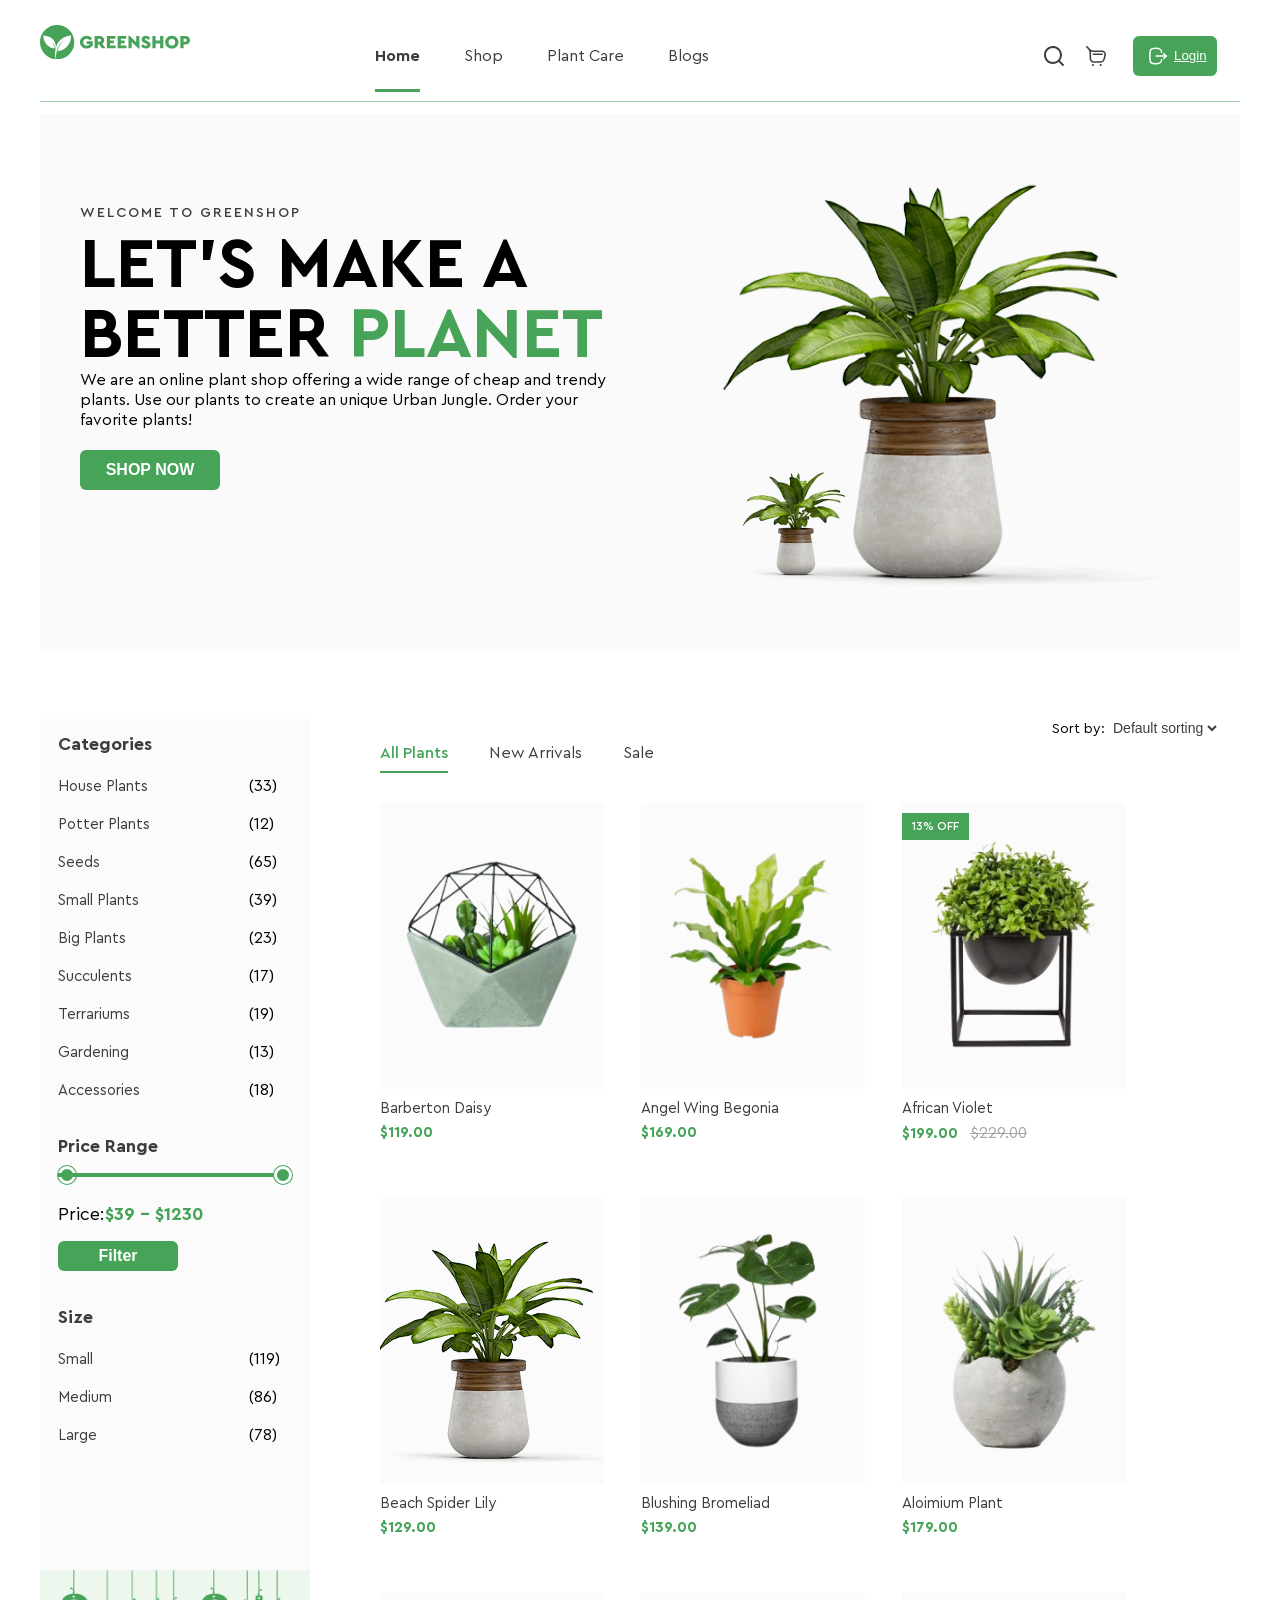
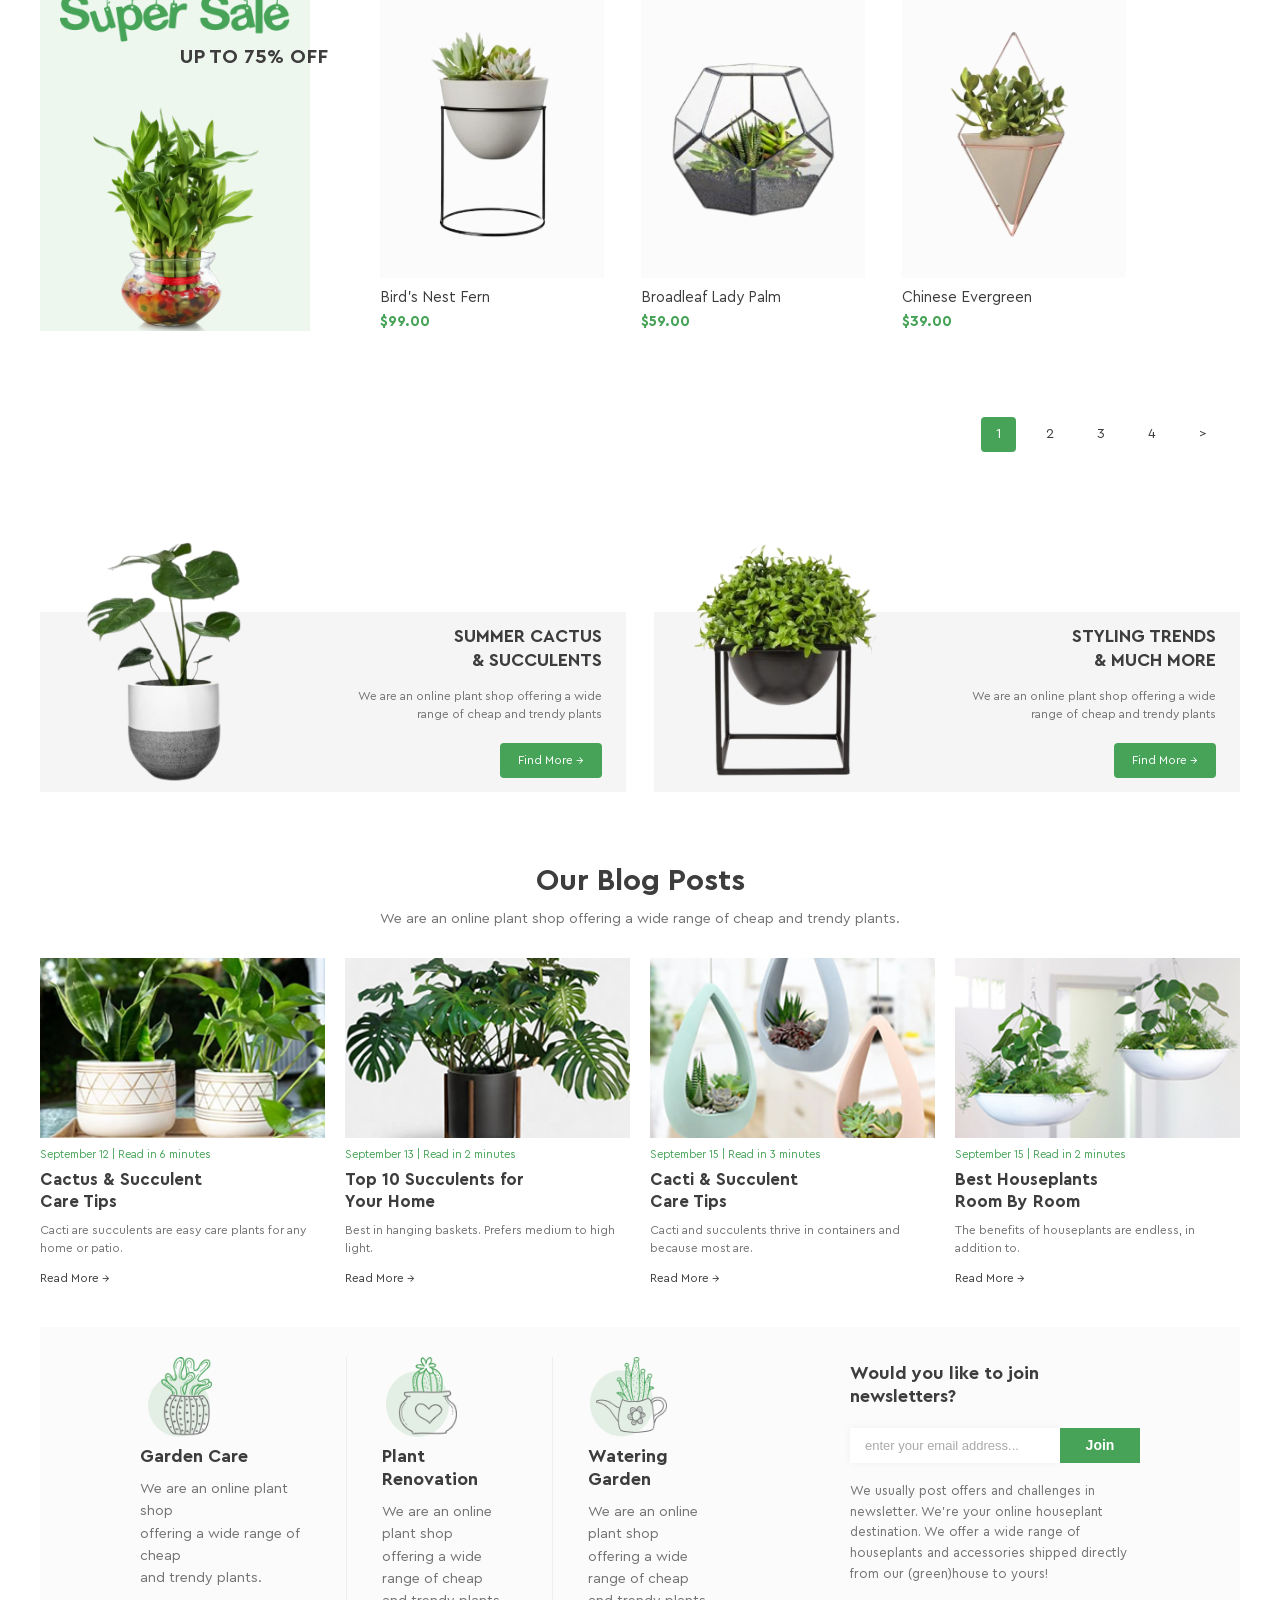
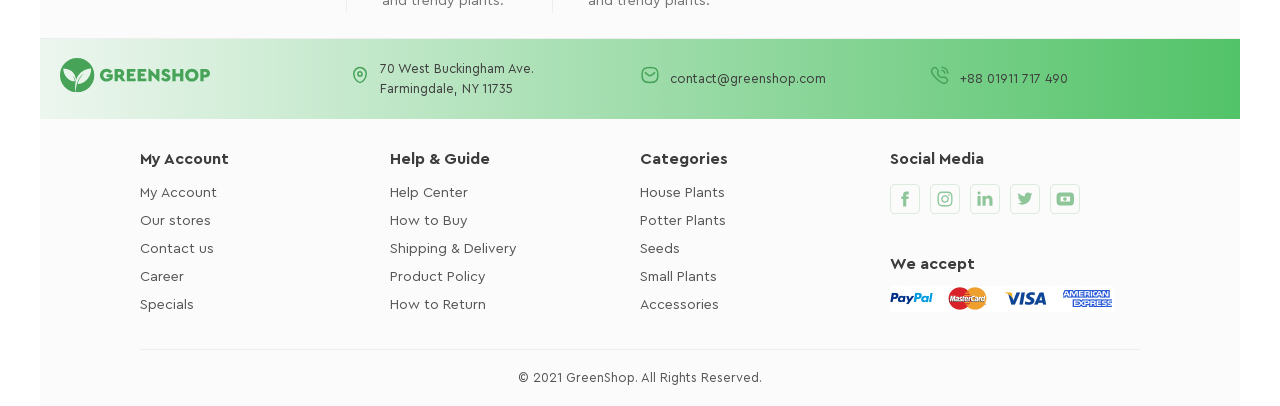
<file: index.html>
<!DOCTYPE html>
<html lang="en">
<head>
    <meta charset="UTF-8">
    <meta name="viewport" content="width=device-width, initial-scale=1.0">
    <title>Greenshop</title>
    <link rel="stylesheet" href="./css/style.css">
    <link rel="stylesheet" href="./css/media.css">
</head>

<body>
    <header class="header container">
        <img src="./image/Logo.svg" alt="Greenshop Logo">
        <nav>
          <ul>
              <li><a class="active" href="#">Home</a></li>
              <li><a href="#">Shop</a></li>

              <li class="plant-care">
                  <a href="#">Plant Care</a>
                  <ul class="dropdown">
                      <li><a href="#">Drainage</a></li>
                      <li><a href="#">Fungicides</a></li>
                      <li><a href="#">Fertilizer</a></li>

                      <li class="priming">
                           <a href="#">Priming <span>     ‹  </span></a>
                          <ul class="submenu">
                              <li><a href="#">Universal</a></li>
                              <li><a href="#">For Ficus</a></li>
                              <li><a href="#">For Cacti</a></li>
                              <li><a href="#">For Citrus</a></li>
                              <li><a href="#">For those in bloom</a></li>
                              <li><a href="#">For Orchids</a></li>
                         </ul>
                      </li>
                  </ul>
              </li>
             <li><a href="#">Blogs</a></li>
         </ul>
     </nav>
     <div class="header-actions">
              <button class="header-icon">
                  <img src="./image/search.svg" alt="Search">
               </button>

              <button class="header-icon">
                   <img src="./image/shopping 1.svg" alt="Shopping cart">
             </button>
             
             <button class="login">
                 <a href="./registration.html" class="login">
                    <img src="./image/Logout SVG.svg" alt="Logout">Login</a>
                
            </button>
     </div>
        

    </header>

    <section class="hero container"> 
        <div class="wrapper">
            <p class="hero-subtitle">
                Welcome to GreenShop
            </p>
            <h1 class="main-title">
                Let's Make a <br> 
                Better <span>Planet</span>
            </h1>
          <p class="some">
           We are an online plant shop offering a wide range of cheap and trendy plants. Use our plants to create an unique Urban Jungle. Order your favorite plants!
         </p> 
         <br>
          <button class="shop-btn">SHOP NOW</button>
        </div>
        <div class="image">
            <img src="./image/Flowers.png" alt="Flowers">
        </div>

    </section>
    <br>
    
    <section class="shop container">
      <aside class="categories">
          <h3>Categories</h3> 
         <ul>
              <li>
                 <a href="#">House Plants</a>
                 <span>(33)</span>
              </li>
              <li>
                 <a href="#">Potter Plants</a>
                 <span>(12)</span>
              </li>
              <li>
                <a href="#">Seeds</a>
                <span>(65)</span>
              </li>
              <li>
                 <a href="#">Small Plants</a>
                 <span>(39)</span>
              </li>
              <li>
                  <a href="#">Big Plants</a>
                  <span>(23)</span>
              </li>
              <li>
                  <a href="#">Succulents</a>
                  <span>(17)</span>
              </li>
              <li>
                  <a href="#">Terrariums</a>
                   <span>(19)</span>
              </li>
              <li>
                  <a href="#">Gardening</a>
                  <span>(13)</span>
              </li>
              <li>
                  <a href="#">Accessories</a>
                  <span>(18)</span>
              </li>
         </ul>

          <div class="price-range">
               <h3>Price Range</h3>

             <div class="range-slider">
                    <input
                     type="range"
                     class="range-min"
                     min="39"
                     max="1230"
                     value="39"
                     >

                    <input
                    type="range"
                    class="range-max"
                    min="39"
                    max="1230"
                    value="1230"
                    >
             </div>
               <p> Price:<span class="price-value">$39 - $1230</span></p>

               <button class="button-range" type="button">Filter</button>
          </div>


          <div class="size">
            <h3>Size</h3>
          <ul>
              <li>
                 <a href="#">Small</a>
                  <span>(119)</span>
             </li>

             <li>
                 <a href="#">Medium</a>
                 <span>(86)</span>
             </li>

             <li>
                 <a href="#">Large</a>
                 <span>(78)</span>
             </li>
         </ul>
          </div>

         <div class="sale">
            <img src="./image/Super SaleText.png" alt="SaleText">
             <p>UP TO 75% OFF</p>
            
             <img src="./image/SUPERSALE.png" alt="Sale">
         </div>
     </aside>


       <div class="products">
          <div class="products-top">
              <div class="product-tabs">
                 <a class="active-tab" href="#">All Plants</a>
                 <a href="#">New Arrivals</a>
                 <a href="#">Sale</a>
              </div>
               <div class="sorting">
                 <span>Sort by:</span>
                 <select>
                    <option>Default sorting</option>
                 </select>
             </div>
           </div>
         <div class="product-list">
                <div class="product-card">

                  <div class="product-image">
                       <img src="./image/Barberton_Daisy-removebg-preview.png" alt="Barberton Daisy"> 
                      

                       <div class="product-actions">
                          <button type="button">
                             <img src="./image/shopping 1.svg" alt="shopping-cart">
                          </button>

                          <button type="button">
                             <img src="./image/heart.svg" alt="heart">
                         </button>

                          <button type="button">
                             <img src="./image/search.svg" alt="search">
                          </button>
                      </div>
                    
                  
                    </div>
                   <h3>Barberton Daisy</h3>
                   <p>$119.00</p>

               </div>

               <div class="product-card">
                  <div class="product-image">
                     <img src="./image/Angel_Wing_Begonia-removebg-preview.png" alt="Angel Wing Begonia">

                      
                     <div class="product-actions">
                          <button type="button">
                             <img src="./image/shopping 1.svg" alt="shopping-cart">
                          </button>

                          <button type="button">
                             <img src="./image/heart.svg" alt="heart">
                         </button>

                          <button type="button">
                             <img src="./image/search.svg" alt="search">
                          </button>
                      </div>

                 
                    </div>
                  <h3>Angel Wing Begonia</h3>
                  <p>$169.00</p>
               </div>

               <div class="product-card">
                  <div class="product-image">
                     <img src="./image/African_Violet-removebg-preview.png" alt="African Violet">
                     
                     <span class="discount">13% OFF</span>
                     
                      
                     <div class="product-actions">
                          <button type="button">
                             <img src="./image/shopping 1.svg" alt="shopping-cart">
                          </button>

                          <button type="button">
                             <img src="./image/heart.svg" alt="heart">
                         </button>

                          <button type="button">
                             <img src="./image/search.svg" alt="search">
                          </button>
                      </div>
                      
                 
                    </div>
                 <h3>African Violet</h3>
                 <span class="price">$199.00</span>
                 <span class="old-price">$229.00</span>
                 
              </div>


              <div class="product-card">
                  <div class="product-image">
                     <img src="./image/Beach Spider Lily.png" alt="Beach Spider Lily">
                     
                      
                     <div class="product-actions">
                          <button type="button">
                             <img src="./image/shopping 1.svg" alt="shopping-cart">
                          </button>

                          <button type="button">
                             <img src="./image/heart.svg" alt="heart">
                         </button>

                          <button type="button">
                             <img src="./image/search.svg" alt="search">
                          </button>
                      </div>
                      
                 
                    </div>
                  <h3>Beach Spider Lily</h3>
                  <p>$129.00</p>
              </div>

               <div class="product-card">
                   <div class="product-image">
                     <img src="./image/Blushing_Bromeliad-removebg-preview.png" alt="Blushing Bromeliad">
                     
                      
                     <div class="product-actions">
                          <button type="button">
                             <img src="./image/shopping 1.svg" alt="shopping-cart">
                          </button>

                          <button type="button">
                             <img src="./image/heart.svg" alt="heart">
                         </button>

                          <button type="button">
                             <img src="./image/search.svg" alt="search">
                          </button>
                      </div>
                      
                 
                    </div>
                  <h3>Blushing Bromeliad</h3>
                  <p>$139.00</p>
                </div>

               <div class="product-card">
                   <div class="product-image">
                     <img src="./image/Aluminum_Plant-removebg-preview.png" alt="Aloimium Plant">
                     
                      
                     <div class="product-actions">
                          <button type="button">
                             <img src="./image/shopping 1.svg" alt="shopping-cart">
                          </button>

                          <button type="button">
                             <img src="./image/heart.svg" alt="heart">
                         </button>

                          <button type="button">
                             <img src="./image/search.svg" alt="search">
                          </button>
                      </div>
                      
                 
                    </div>
                 <h3>Aloimium Plant</h3>
                 <p>$179.00</p>
              </div>

               <div class="product-card">
                 <div class="product-image">
                     <img src="./image/Bird_s_Nest_Fern-removebg-preview.png" alt="Bird's Nest Fern">
                     
                      
                     <div class="product-actions">
                          <button type="button">
                             <img src="./image/shopping 1.svg" alt="shopping-cart">
                          </button>

                          <button type="button">
                             <img src="./image/heart.svg" alt="heart">
                         </button>

                          <button type="button">
                             <img src="./image/search.svg" alt="search">
                          </button>
                      </div>
                      
                 
                    </div>
                 <h3>Bird's Nest Fern</h3>
                 <p>$99.00</p>
               </div>

               <div class="product-card">
                 <div class="product-image">
                     <img src="./image/Broadleaf_Lady_Palm-removebg-preview.png" alt="Broadleaf Lady Palm">
                     
                      
                     <div class="product-actions">
                          <button type="button">
                             <img src="./image/shopping 1.svg" alt="shopping-cart">
                          </button>

                          <button type="button">
                             <img src="./image/heart.svg" alt="heart">
                         </button>

                          <button type="button">
                             <img src="./image/search.svg" alt="search">
                          </button>
                      </div>
                      
                 
                    </div>
                 <h3>Broadleaf Lady Palm</h3>
                 <p>$59.00</p>
              </div>

              <div class="product-card">
                 <div class="product-image">
                     <img src="./image/Chinese_Evergreen-removebg-preview.png" alt="Chinese Evergreen">
                     
                      
                     <div class="product-actions">
                          <button type="button">
                             <img src="./image/shopping 1.svg" alt="shopping-cart">
                          </button>

                          <button type="button">
                             <img src="./image/heart.svg" alt="heart">
                         </button>

                          <button type="button">
                             <img src="./image/search.svg" alt="search">
                          </button>
                      </div>
                      
                 
                    </div>
                 <h3>Chinese Evergreen</h3>
                 <p>$39.00</p>
              </div>
          </div>

           <div class="pagination">
              <a class="current" href="#">1</a>
              <a href="#">2</a>
              <a href="#">3</a>
              <a href="#">4</a>
              <a href="#">&gt;</a>
           </div>
       </div>
   </section>
   <br>

   <section class="container-promo">
      <div class="promo-card">
         <img src="./image/image14_.png" alt="image">
          <div class="promo-content">
             <h3>SUMMER CACTUS<br>& SUCCULENTS</h3>
              <p>
                We are an online plant shop offering a wide
                range of cheap and trendy plants
              </p>
              <a href="#">Find More → </a>
          </div>    
      </div>

      <div class="promo-card">
          <img src="./image/image15_.png" alt="image">
          <div class="promo-content">
             <h3>STYLING TRENDS<br>& MUCH MORE</h3>
             <p>
              We are an online plant shop offering a wide
              range of cheap and trendy plants
             </p>
             <a href="#">Find More →</a>
          </div>
      </div>
   </section>

    <section class="container-blog">
        
       <div class="blog-header">
         <h2>Our Blog Posts</h2>
         <p>
         We are an online plant shop offering a wide range of cheap and trendy plants.
         </p>
       </div>

       <div class="blog-posts">

           <article class="blog-card">
               <img src="./image/01.png" alt="Cactus and Succulent Care">

             <div class="blog-info">
                 <p class="blog-date">
                    September 12 | Read in 6 minutes
                 </p>
                 <h3>Cactus & Succulent<br>Care Tips</h3>
                 <p>
                    Cacti are succulents are easy care plants for any home or patio.
                 </p>
                 <a href="#">Read More →</a>
             </div>
          </article>

          <article class="blog-card">
             <img src="./image/02.png" alt="Succulents for Your Home">

             <div class="blog-info">
                 <p class="blog-date">
                    September 13 | Read in 2 minutes
                 </p>
                 <h3>Top 10 Succulents for<br>Your Home</h3>
                 <p>
                    Best in hanging baskets. Prefers medium to high light.
                 </p>
                 <a href="#">Read More →</a>
             </div>
          </article>

           <article class="blog-card">
              <img src="./image/03.png" alt="Cacti and Succulent Care">

             <div class="blog-info">
                <p class="blog-date">
                    September 15 | Read in 3 minutes
                </p>
                <h3>Cacti & Succulent<br>Care Tips</h3>
                <p>
                    Cacti and succulents thrive in containers and because most are.
                </p>
                <a href="#">Read More →</a>
             </div>
          </article>

          <article class="blog-card">
             <img src="./image/04.png" alt="Houseplants">

              <div class="blog-info">
                <p class="blog-date">
                    September 15 | Read in 2 minutes
                </p>
                <h3>Best Houseplants<br>Room By Room</h3>
                <p>
                    The benefits of houseplants are endless, in addition to.
                </p>
                <a href="#">Read More →</a>
             </div>
         </article>
     </div>
  </section>
  <br>
  <br>
  
  <footer class="footer">
      <div class="footer-top">
          <div class="footer-features">
             <div class="footer-feature">
                 <div class="feature-icon">
                     <img src="./image/Picture(1).png" alt="Garden Care">
                 </div>
                 <h3>Garden Care</h3>
                 <p>
                    We are an online plant shop<br>
                    offering a wide range of cheap<br>
                    and trendy plants.
                 </p>
             </div>

              <div class="footer-feature">
                 <div class="feature-icon">
                     <img src="./image/Picture(2).png" alt="Plant Renovation">
                 </div>
                 <h3>Plant Renovation</h3>
                 <p>
                    We are an online plant shop<br>
                    offering a wide range of cheap<br>
                    and trendy plants.
                 </p>
              </div>

               <div class="footer-feature">
                 <div class="feature-icon">
                     <img src="./image/Picture(3).png" alt="Watering Garden">
                 </div>
                 <h3>Watering Garden</h3>
                 <p>
                    We are an online plant shop<br>
                    offering a wide range of cheap<br>
                    and trendy plants.
                 </p>
              </div>
          </div>

          <div class="newsletter">
             <h2>Would you like to join newsletters?</h2>

              <form class="newsletter-form">
                 <input
                     type="email"
                     placeholder="enter your email address..."
                     >
                 <button type="submit">Join</button>
             </form>
              <p>
                 We usually post offers and challenges in newsletter.
                 We're your online houseplant destination. We offer a wide
                 range of houseplants and accessories shipped directly from
                 our (green)house to yours!
              </p>
         </div>
     </div>

      <div class="footer-contact">
         <div class="footer-logo">
             <span class="logo-icon">
                <img src="./image/Logo.svg" alt="Logo">
            </span>
         </div>

         <div class="contact-item">
             <span class="contact-icon">
                 <img src="./image/Icon1.svg" alt="location">
             </span>
              <p>
                 70 West Buckingham Ave.<br>
                 Farmingdale, NY 11735
              </p>
         </div>

         <div class="contact-item">
              <span class="contact-icon">
                <img src="./image/Icon2.svg" alt="email">
              </span>
                <p>
                  <a href="mailto:contact@greenshop.com">contact@greenshop.com</a> 
              </p> 
         </div>

         <div class="contact-item">
             <span class="contact-icon">
                <img src="./image/Icon3.svg" alt="tel">
            </span>

             <p>
                <a href="tel:+8801911717490">+88 01911 717 490</a>
            </p>
         </div>
     </div>

      <div class="footer-bottom">
         <div class="footer-column">
             <h3>My Account</h3>
             <a href="#">My Account</a>
             <a href="#">Our stores</a>
             <a href="#">Contact us</a>
             <a href="#">Career</a>
             <a href="#">Specials</a>
         </div>

         <div class="footer-column">
             <h3>Help &amp; Guide</h3>
             <a href="#">Help Center</a>
             <a href="#">How to Buy</a>
             <a href="#">Shipping &amp; Delivery</a>
             <a href="#">Product Policy</a>
             <a href="#">How to Return</a>
         </div>

         <div class="footer-column">
             <h3>Categories</h3>
             <a href="#">House Plants</a>
             <a href="#">Potter Plants</a>
             <a href="#">Seeds</a>
             <a href="#">Small Plants</a>
             <a href="#">Accessories</a>
         </div>

         <div class="footer-column social-column">
             <h3>Social Media</h3>

               <div class="social-icons">
                    <a href="https://www.facebook.com/" target="_blank" rel="noopener noreferrer">
                     <img src="./image/SMFacebook.svg" alt="Facebook"></a>
                   <a href="https://www.instagram.com/" target="_blank" rel="noopener noreferrer">
                     <img src="./image/SMInstagram.svg" alt="Instagram"></a>
                   <a href="https://www.linkedin.com/" target="_blank" rel="noopener noreferrer">
                     <img src="./image/SMLinkidin.svg" alt="LinkedIn"></a>
                  <a href="https://twitter.com/" target="_blank" rel="noopener noreferrer">
                     <img src="./image/SMTwitter.svg" alt="Twitter"></a>
                  <a href="https://www.youtube.com/" target="_blank" rel="noopener noreferrer">
                     <img src="./image/SMYoutube.svg" alt="YouTube"></a>
             </div>

              <h3 class="payment-title">We accept</h3>
             <div class="payment-methods">
                 <img src="./image/weaceept.svg" alt="weaccept">
             </div>
         </div>
     </div>
     <div class="copyright">
         © 2021 GreenShop. All Rights Reserved.
     </div>
</footer>
</body>
</html>
</file>
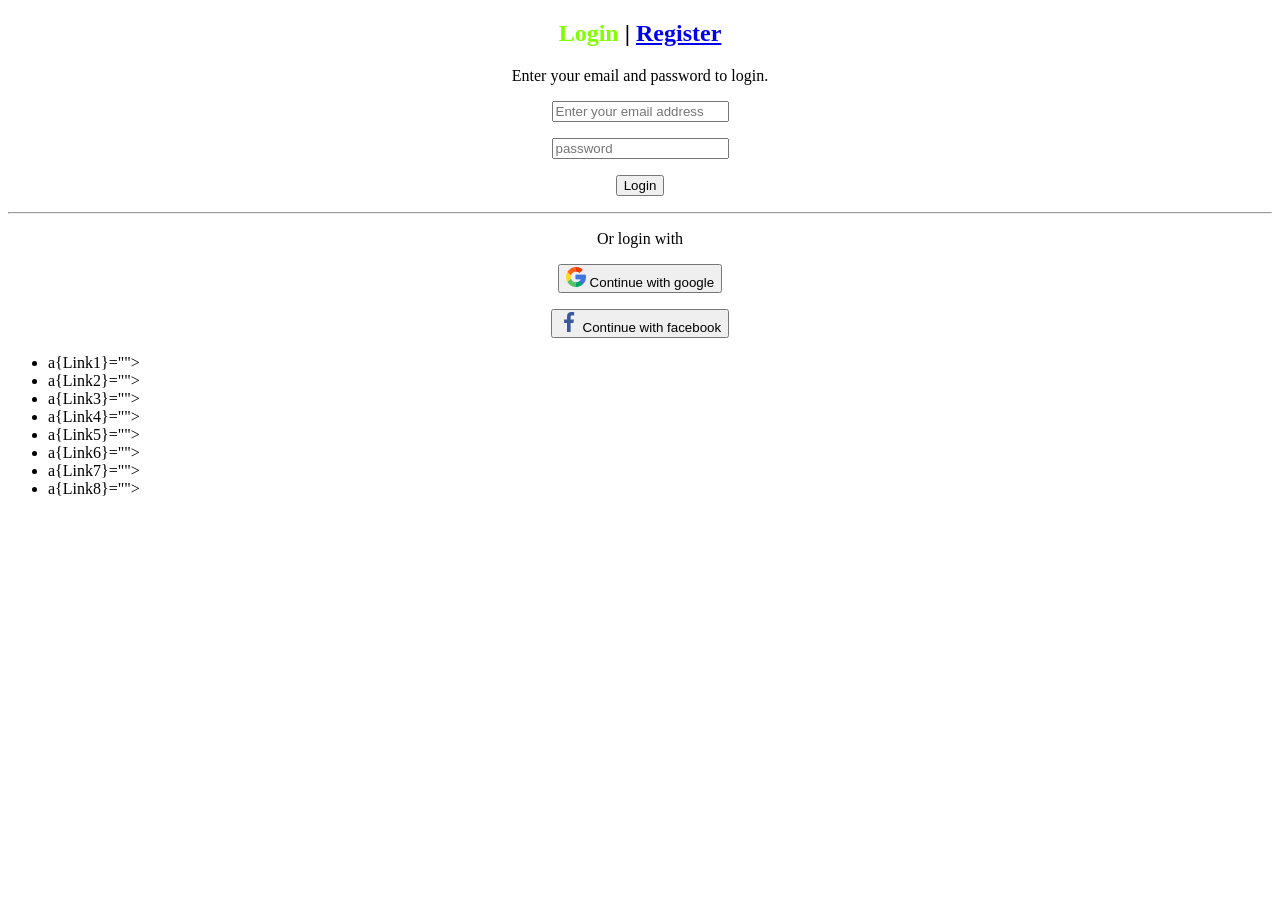
<file: login.html>
<!DOCTYPE html>
<html lang="en">
<head>
    <meta charset="UTF-8">
    <meta name="viewport" content="width=device-width, initial-scale=1.0">
    <title>Login</title>
</head>

<body>
    <main>
        <section style="text-align: center;">
            <div>
                <h2> 
                    <span style="color: chartreuse;">Login</span>
                     |
                     <a href="Registration.html">Register</a></h2>
            </div>
            <p>
             Enter your email and password to login.
            </p> 
            <form>
                <p>
                    <input
                    type="email"
                    name="email"
                    id="email."
                    placeholder="Enter your email address">
                </p>
                <p>
                 <input type="password"
                   name="password"
                   id="password."
                   placeholder="password">
                </p>
                <p>
                    <button type="submit">
                        Login
                    </button>
        </form>
                </p>
                <hr>
                <p>Or login with</p>

            </form>
            <form>
               <p>
                    <button type="submit">
                        <img src="./image/Group.png" alt="Group">
                        Continue with google
                    </button>
                </p>
                <p>
                  <button type="submit">
                        <img src="./image/facebook 1.png" alt="facebook">
                        Continue with facebook
                    </button>  
                </p>
            </form>
        </section>



        <ul>
            <li li>a{Link1}=""></li>
            <li li>a{Link2}=""></li>
            <li li>a{Link3}=""></li>
            <li li>a{Link4}=""></li>
            <li li>a{Link5}=""></li>
            <li li>a{Link6}=""></li>
            <li li>a{Link7}=""></li>
            <li li>a{Link8}=""></li>
        </ul>

    </main>
</body>
</html>
</file>
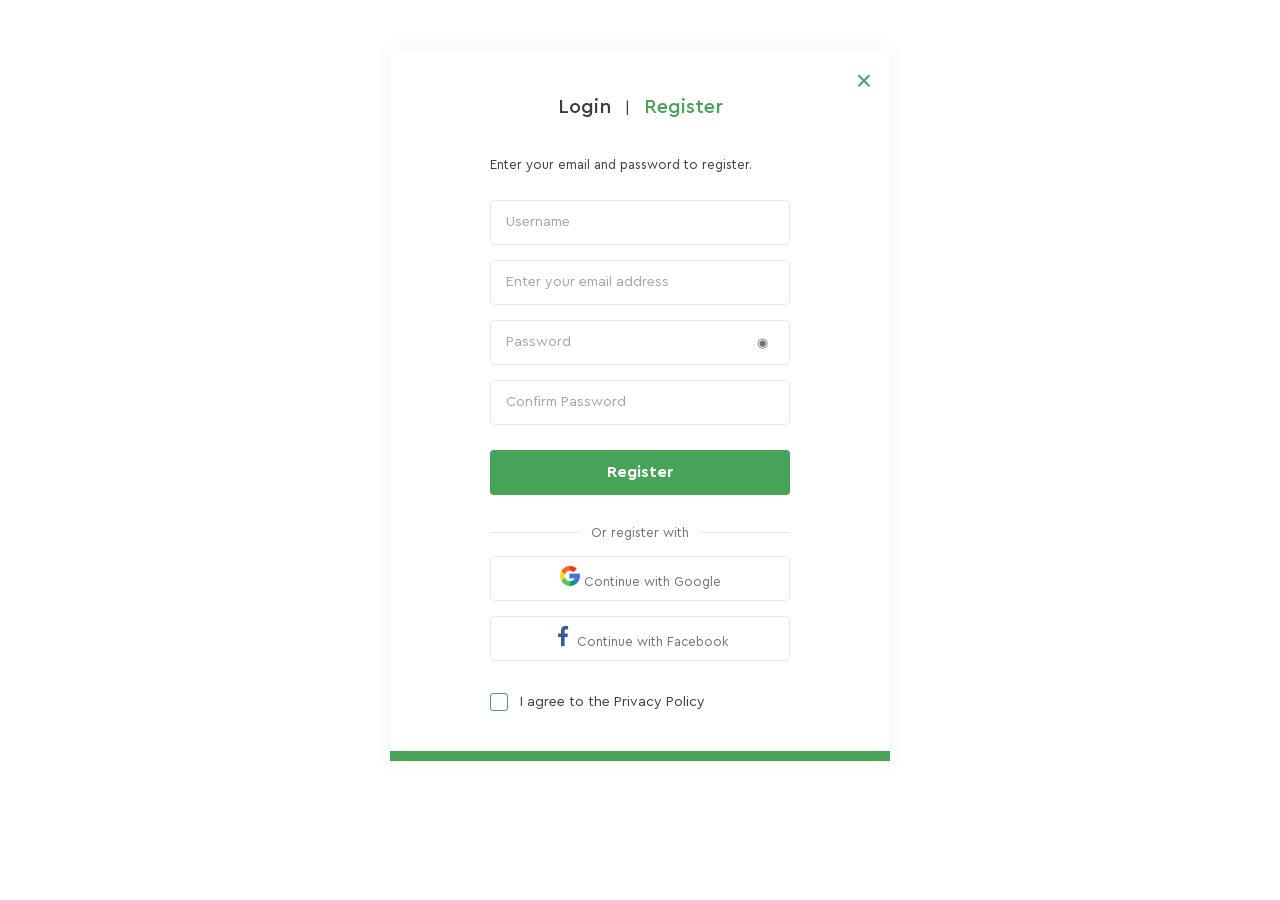
<file: registration.html>
<!DOCTYPE html>
<html lang="en">
<head>
    <meta charset="UTF-8">
    <meta name="viewport" content="width=device-width, initial-scale=1.0">
    <title>Greenshop - Register</title>

    <link rel="stylesheet" href="./css/style.css">
</head>

<body>

    <div class="register-wrapper">

        <div class="register-form">

            <button class="close-btn" type="button">×</button>

            <div class="tabs">
                <a href="#" class="tab">Login</a>
                <span class="divider">|</span>
                <a href="#" class="tab active">Register</a>
            </div>

            <p class="form-description">
                Enter your email and password to register.
            </p>

            <form>

                <input
                    type="text"
                    class="form-input"
                    placeholder="Username"
                >

                <input
                    type="email"
                    class="form-input"
                    placeholder="Enter your email address"
                >

                <div class="password-wrapper">
                    <input
                        type="password"
                        class="form-input"
                        placeholder="Password"
                    >

                    <button type="button" class="eye-btn">
                        ◉
                    </button>
                </div>

                <input
                    type="password"
                    class="form-input"
                    placeholder="Confirm Password"
                >

                <button type="submit" class="register-btn">
                    Register
                </button>

            </form>

            <div class="social-title">
                <span>Or register with</span>
            </div>

            <button class="social-btn google-btn" type="button">
                <img src="./image/Group.png" alt="google-btn">
                Continue with Google
            </button>

            <button class="social-btn facebook-btn" type="button">
                <img src="./image/facebook 1.png" alt="facebook">
                Continue with Facebook
            </button>
            <div class="checkbox-wrapper">
                 <input type="checkbox" id="agree">

                   <label for="agree">
                     <span class="custom-checkbox"></span>
                     I agree to the Privacy Policy
                  </label>
              </div>

        </div>

    </div>


    





</body>
</html>
</file>
<file: css/style.css>
*{
    margin:0;
    padding:0;
    box-sizing:border-box;
}

.container {
   max-width: 1200px;
    margin: 0 auto;
}

.header {
   padding:25px 0;
    border-bottom:1px solid #46A35880;
}

.logo,
nav,
.login{
    display:inline-block;
    vertical-align:middle;
}

nav{
    width:58%;
    text-align:center;
}

nav ul{
    list-style:none;
}

nav li{
    display:inline-block;
    margin-right:40px;
}

nav li:last-child{
    margin-right:0;
}

nav a{
    text-decoration:none;
    color:#3D3D3D;
    padding-bottom:25px;
}

nav a.active{
    color:#3D3D3D;
    font-weight:700;
    border-bottom:3px solid #46A358;
}


.hero {
 background-color: #F5F5F580;
  margin-top: 12px;
  padding: 40px;

}

.wrapper,
.image {
 display: inline-block;  
 width: 49%;
 max-width: 557px;
}

.wrapper {
    vertical-align: top;
    margin-top: 50px;
}

.main-title {
font-family: Cera Pro;
font-weight: 900;
font-size: 70px;
leading-trim: NONE;
line-height: 70px;
letter-spacing: 0%;
text-transform: uppercase;
}

.image {
   text-align: right;
}


.login img{
    vertical-align: middle;
    margin-right: 6px;
}

.shop-btn {
    width:140px;
    height:40px;
    font-size:16px;
    font-weight:700;
    right: 20%;
    background:#46A358;
    color:white;
    border:none;
    border-radius:6px;
    cursor:pointer;
}

.hero-subtitle{
    font-size:14px;
    font-weight:500;
    letter-spacing:2px;
    text-transform:uppercase;
    color:#3D3D3D;
    margin-bottom:8px;
}

.main-title span{
    color:#46A358;
}

.header-actions {
    display: inline-block;
    vertical-align: middle;
    margin-left: 150px;
}

.header-icon {
    display: inline-block;
    vertical-align: middle;
    width: 20px;
    height: 20px;
    padding: 0;
    margin-right: 18px;
    border: none;
    background: transparent;
    cursor: pointer;
}

.header-icon img {
    width: 20px;
    height: 20px;
}

.login {
    display: inline-block;
    vertical-align: middle;
    margin-left: 5px;
    padding: 5px;
    border: none;
    border-radius: 6px;
    background-color: #46A358;
    color: white;
}



/*___________________________________________Start Register______________________________________________*/
@font-face {
    font-family: "Cera Pro";
    src: url("../fonts/CeraPro-Regular.woff") format("woff");
    font-weight: 400;
}
@font-face {
    font-family: "Cera Pro";
    src: url("../fonts/CeraPro-Medium.woff") format("woff");
    font-weight: 500;
}
@font-face {
    font-family: "Cera Pro";
    src: url("../fonts/CeraPro-Bold.woff") format("woff");
    font-weight: 700;
}

* {
    box-sizing: border-box;
}
body {
    margin: 0;
    font-family: "Cera Pro", sans-serif;
    background-color: #ffffff;
}
.register-wrapper {
    width: 500px;
    min-height: 700px;
    margin: 50px auto 0;
    border-bottom: 10px solid #46a358;
    background-color: #ffffff;
    box-shadow: 0 0 20px rgba(0, 0, 0, 0.05);
}
.register-form {
    position: relative;
    width: 100%;
    padding: 45px 100px 40px;
}
.close-btn {
    position: absolute;
    top: 15px;
    right: 18px;
    border: none;
    background: none;
    font-size: 28px;
    font-weight: 300;
    color: #46a358;
    cursor: pointer;
}
.tabs {
    text-align: center;
    margin-bottom: 35px;
}
.tab {
    color: #3d3d3d;
    font-size: 20px;
    font-weight: 500;
    text-decoration: none;
}

.tab.active {
    color: #46a358;
}

.divider {
    margin: 0 10px;
    color: #3d3d3d;
}

.form-description {
    margin: 0 0 25px;

    color: #3d3d3d;
    font-size: 13px;
    line-height: 1.5;
}
.form-input {
    width: 100%;
    height: 45px;

    margin-bottom: 15px;
    padding: 0 15px;

    border: 1px solid #eaeaea;
    border-radius: 4px;

    background-color: #ffffff;

    color: #3d3d3d;
    font-family: "Cera Pro", sans-serif;
    font-size: 14px;

    outline: none;
}

.form-input::placeholder {
    color: #a5a5a5;
}

.form-input:focus {
    border-color: #46a358;
}

.password-wrapper {
    position: relative;
}

.password-wrapper .form-input {
    padding-right: 45px;
}

.eye-btn {
    position: absolute;
    top: 0;
    right: 10px;

    width: 35px;
    height: 45px;

    border: none;
    background: transparent;

    color: #727272;
    cursor: pointer;
}
.register-btn {
    width: 100%;
    height: 45px;
    margin-top: 10px;
    border: none;
    border-radius: 4px;
    background-color: #46a358;
    color: #ffffff;
    font-family: "Cera Pro", sans-serif;
    font-size: 16px;
    font-weight: 700;
    cursor: pointer;
}
.social-title {
    display: flex;
    align-items: center;
    margin: 30px 0 15px;
    color: #727272;
    font-size: 13px;
    text-align: center;
}
.social-title::before,
.social-title::after {
    content: "";
    flex: 1;
    height: 1px;
    background-color: #eaeaea;
}
.social-title span {
    margin: 0 10px;
}
.social-btn {
    position: relative;
    width: 100%;
    height: 45px;
    margin-bottom: 15px;
    border: 1px solid #eaeaea;
    border-radius: 4px;
    background-color: #ffffff;
    color: #727272;
    font-family: "Cera Pro", sans-serif;
    font-size: 13px;
    cursor: pointer;
}
.google-icon {
    position: absolute;
    left: 75px;
    color: #4285f4;
    font-size: 18px;
    font-weight: 700;
}
.facebook-icon {
    position: absolute;
    left: 76px;
    color: #3b5998;
    font-family: Arial, sans-serif;
    font-size: 20px;
    font-weight: 700;
}

/*____________________________________________HW7_______________________________________________________*/

@font-face {
    font-family: "Cera Pro";
    src: url("../fonts/CeraPro/CeraPro-Regular.woff") format("woff");
    font-weight: 400;
}

@font-face {
    font-family: "Cera Pro";
    src: url("../fonts/CeraPro/CeraPro-Medium.woff") format("woff");
    font-weight: 500;
}

@font-face {
    font-family: "Cera Pro";
    src: url("../fonts/CeraPro/CeraPro-Bold.woff") format("woff");
    font-weight: 700;
}

.body {
    font-family: "Cera Pro", sans-serif;
}

.shop.container {
    margin-top: 50px;
    font-size: 0;
}

.categories {
    position: relative;
    display: inline-block;
    vertical-align: top;
    width: 270px;
    padding: 14px 18px;
    background-color: #fbfbfb;

    box-sizing: border-box;
    font-size: 16px;
}

.categories h3 {
    margin: 0 0 20px;
    color: #3d3d3d;
    font-size: 18px;
    font-weight: 700;
}

.categories ul {
    margin: 0;
    padding: 0;
    list-style: none;
}

.categories li {
    margin-bottom: 18px;
}

.categories a {
    color: #3d3d3d;
    font-size: 15px;
    text-decoration: none;
}
.categories li a {
    display: inline-block;
    justify-content: space-between;
    width: 80%;
    color: #3D3D3D;
    text-decoration: none;
    transition: 0.2s;
}


.price-range {
    margin-top: 35px;
}
.price-range h3 {
    margin-bottom: 15px;
    font-size: 18px;
}

.range-slider {
    position: relative;

    width: 100%;
    height: 20px;
    margin-bottom: 10px;
}
.range-slider input {
    position: absolute;
    left: 0;
    top: 0;
    width: 100%;
    height: 4px;
    margin: 0;
    appearance: none;
    -webkit-appearance: none;
    background: transparent;
    pointer-events: none;
}
.range-slider input::-webkit-slider-runnable-track {
    height: 4px;
    background: #46A358;
}

.range-slider input::-moz-range-track {
    height: 4px;
    background: #46A358;
}
.range-slider input::-webkit-slider-thumb {
    appearance: none;
    -webkit-appearance: none;
    width: 18px;
    height: 18px;
    margin-top: -7px;
    border: 3px solid white;
    border-radius: 50%;
    background: #46A358;
    box-shadow: 0 0 0 1px #46A358;
    pointer-events: auto;
    cursor: pointer;
}
.range-slider input::-moz-range-thumb {
    width: 18px;
    height: 18px;
    border: 3px solid white;
    border-radius: 50%;
    background: #46A358;
    box-shadow: 0 0 0 1px #46A358;
    pointer-events: auto;
    cursor: pointer;
}
.price-range p {
    margin: 0 0 15px;
    font-size: 18px;
}
.price-range p span {
    color: #46A358;
    font-weight: 600;
}
.button-range {
    width: 120px;
    height: 30px;
    font-size: 16px;
    font-weight: 700;
    background: #46A358;
    color: white;
    border: none;
    border-radius: 6px;
}


.size {
    margin-top: 35px;
}

.size h3 {
    margin-bottom: 20px;
}

.size ul {
    margin: 0;
    padding: 0;

    list-style: none;
}

.size li {
    margin-bottom: 18px;
}

.size a {
    color: #3d3d3d;
    font-size: 15px;
    text-decoration: none;
}

.sale {
    margin: 0 -18px ;
    margin-top: 140px;
    background-color: #edf7ee;
    text-align: end;
}

.sale h2 {
    margin: 0;
    color: #46a358;
    font-size: 30px;
    font-weight: 700;
}

.sale p {
    margin: 18px -18px 46px;
    color: #3d3d3d;
    font-size: 20px;
    font-weight: 700;
}

.sale img {
    display: block;
    width: 85%;
    margin: -15px auto;
    background-color: transparent;
    
}

.products {
    display: inline-block;
    vertical-align: top;
    width: 840px;
    margin-left: 70px;
    font-size: 40px;
}

.products-top {
    margin-bottom: 30px;
}

.product-tabs {
    display: inline-block;
    vertical-align: middle;
}

.product-tabs a {
    display: inline-block;
    margin-right: 30px;
    padding-bottom: 8px;
    color: #3d3d3d;
    font-size: 16px;
    text-decoration: none;
}

.product-tabs .active-tab {
    color: #46a358;
    font-weight: 500;
    border-bottom: 2px solid #46a358;
}

.sorting {
    float: right;
    font-size: 14px;
}

.sorting span {
    font-size: 14px;
}

.sorting select {
    border: none;
    outline: none;
    background: transparent;
    color: #3d3d3d;
    font-size: 14px;
}



.pagination {
    margin-top: 70px;
    padding-bottom: 40px;
    text-align: right;
}

.pagination a {
    display: inline-block;
    width: 35px;
    height: 35px;
    margin-left: 5px;
    color: #3d3d3d;
    font-size: 14px;
    line-height: 35px;
    text-align: center;
    text-decoration: none;
}

.pagination .current {
    border-radius: 4px;
    background-color: #46a358;
    color: white;
}

.container-promo {
    display: flex;
    max-width: 1200px;
    gap: 28px;
    margin: 100px auto 0;
}
.promo-card {
    display: flex;
    align-items: center;
    flex: 1;
    min-width: 0;
    height: 180px;
    background-color: #f5f5f5;
}
.promo-card img {
    width: 45%;
    height: 250px;
    object-fit: contain;
    position: relative;
    top: -40px;
}
.promo-content {
    flex: 1;
    text-align: right;
    padding: 18px 24px;
}

.promo-content h3 {
    margin-bottom: 15px;
    color: #3d3d3d;
    font-size: 18px;
    line-height: 1.3;
}

.promo-content p {
    margin-bottom: 20px;
    color: #727272;
    font-size: 12px;
    line-height: 1.5;
}

.promo-content a {
    display: inline-block;
    padding: 10px 18px;
    border-radius: 4px;
    background-color: #46a358;
    color: #ffffff;
    font-size: 12px;
    text-decoration: none;
}

.container-blog {
   max-width: 1200px;
    margin: 70px auto 0
}

.blog-header {
    margin-bottom: 30px;
    text-align: center;
}

.blog-header h2 {
    margin-bottom: 10px;
    color: #3d3d3d;
    font-size: 30px;
}

.blog-header p {
    color: #727272;
    font-size: 14px;
}

.blog-posts {
    display: flex;
    justify-content: space-between;
    gap: 20px;  
}

.blog-card {
    flex: 1;
    min-width: 0;
}

.blog-card > img {
    display: block;
    width: 100%;
    height: 180px;
    object-fit: cover;
}

.blog-info {
    padding-top: 10px;
}

.blog-date {
    margin-bottom: 7px;
    color: #46a358;
    font-size: 11px;
}

.blog-card h3 {
    margin-bottom: 8px;
    color: #3d3d3d;
    font-size: 17px;
    line-height: 1.3;
}

.blog-card p:not(.blog-date) {
    margin-bottom: 10px;
    color: #727272;
    font-size: 12px;
    line-height: 1.5;
}

.blog-card a {
    color: #3d3d3d;
    font-size: 12px;
    text-decoration: none;
}

/*------------------------ HW 9 ---------------------- */

.product-list {
    display: flex;
    flex-wrap: wrap;
    column-gap: 37px;
    row-gap: 55px;
}

.product-card {
    width: 224px;
    font-size: 16px;
    position: relative;
}

.product-image {
    width: 224px;
    height: 286px;
    text-align: center;
    position: relative;
    overflow: hidden;
    background-color: #fbfbfb;
}

.product-image img {
    width: 100%;
    height: 100%;
    object-fit: contain;
}

.product-card h3 {
    margin: 10px 0 5px;
    color: #3d3d3d;
    font-size: 15px;
    font-weight: 400;
}

.product-card p {
    margin: 0;
    color: #46a358;
    font-size: 15px;
    font-weight: 700;
}

.product-actions {
    position: absolute;

    bottom: 10px;
    left: 50%;

    transform: translateX(-50%);
    display: flex;
    gap: 10px;
    opacity: 0;
    visibility: hidden;
    transition: opacity 0.3s ease;
}


.product-actions button {
    width: 35px;
    height: 35px;
    padding: 0;
    border: none;
    border-radius: 4px;
    background-color: #ffffff;
    display: flex;
    align-items: center;
    justify-content: center;
    cursor: pointer;
}


.product-actions button img {
    width: 20px;
    height: 20px;
}

.product-card:hover .product-actions {
    opacity: 1;
    visibility: visible;
}

.product-actions button:hover {
    background-color: #ffffff;
}

.product-actions button:hover img {
    filter: invert(51%) sepia(35%) saturate(800%) hue-rotate(80deg);
}

.product-card:hover::before {
    content: "";
    position: absolute;
    top: 0;
    left: 0;
    width: 100%;
    height: 2px;
    background-color: #46A358;
    z-index: 10; 
}

.discount {
    position: absolute;
    top: 10px;
    left: 0;
    padding: 6px 10px;
    background-color: #46a358;
    color: #ffffff;
    font-size: 12px;
    font-weight: 500;
}

.old-price {
    margin-left: 8px;
    color: #a5a5a5;
    text-decoration: line-through;
    font-weight: 400;
}
.price {
    font-weight: 400;
    margin: 0;
    color: #46a358;
    font-size: 15px;
    font-weight: 700;
}

/*__________HW10__________*/

.plant-care {
    position: relative;
}
.plant-care:hover > a {
    color: #3D3D3D;
    font-weight: 700;
}
.plant-care:hover > a::after {
    content: "";
    position: absolute;
    left: 50%;
    bottom: -10px;
    width: 100%;
    height: 3px;
    transform: translateX(-50%);
    background-color: #46A358;
}
.dropdown {
    position: absolute;
    top: 100%;
    left: 50%;
    display: block;
    width: 250px;
    margin-top: 10px;
    padding: 0;
    transform: translateX(-50%);
    background-color: #EDF7EE;
    opacity: 0;
    visibility: hidden;
    z-index: 1000;
}
.plant-care:hover > .dropdown {
    opacity: 1;
    visibility: visible;
}
.dropdown > li {
    position: relative;
    width: 250px;
}
.dropdown > li > a {
    display: block;
    width: 100%;
    box-sizing: border-box;
    padding: 10px 15px;
    color: #3D3D3D;

    text-decoration: none;
    text-align: left;
    white-space: nowrap;
}
.priming {
    position: relative;
}
.dropdown .priming:hover > a {
    background-color: #46A358;
    color: #FFFFFF;
    font-weight: 700;
}
.submenu {
    position: absolute;

    top: 0;
    left: 100%;

    width: 250px;
    margin: 0;
    padding: 0;

    background-color: #EDF7EE;
    opacity: 0;
    visibility: hidden;
    z-index: 1100;
}
.priming:hover > .submenu {
    opacity: 1;
    visibility: visible;
}
.submenu li {
    position: relative;
    width: 250px;
}
.submenu li > a {
    display: block;
    width: 100%;
    box-sizing: border-box;
    padding: 10px 15px;
    color: #3D3D3D;
    text-decoration: none;
    white-space: nowrap;
}
.submenu li:hover > a {
    background-color: #46A358;
    color: #FFFFFF;
    font-weight: 700;
}
/*----------------------HW11-----------------*/

.footer {
    width: 1200px;
    margin: 0 auto;
    background-color: #fbfbfb;
    color: #3d3d3d;
}
.footer-top {
    display: flex;
    justify-content: space-between;
    padding: 30px 100px 25px;
    border-bottom: 1px solid #eeeeee;
}
.footer-features {
    display: flex;
    width: 62%;
}

.footer-feature {
    width: 33.333%;
    padding-right: 35px;
    border-right: 1px solid #eeeeee;
}

.footer-feature:not(:first-child) {
    padding-left: 35px;
}

.footer-feature:last-child {
    border-right: none;
}

.feature-icon {
    width: 80px;
    height: 80px;
    margin-bottom: 8px;
}
.feature-icon img {
    width: 100%;
    height: 100%;
    object-fit: contain;
}
.footer-feature h3 {
    margin: 0 0 10px;
    font-size: 18px;
    font-weight: 700;
}
.footer-feature p {
    margin: 0;
    font-size: 14px;
    line-height: 1.6;
    color: #727272;
}
.newsletter {
    width: 32%;
    padding-left: 30px;
}
.newsletter h2 {
    margin: 5px 0 20px;
    font-size: 18px;
    font-weight: 700;
}
.newsletter-form {
    display: flex;
    width: 100%;
    height: 35px;
    margin-bottom: 18px;
}
.newsletter-form input {
    flex: 1;
    min-width: 0;
    padding: 0 15px;
    border: none;
    outline: none;
    background-color: #ffffff;
    font-size: 13px;
    box-shadow: 0 0 8px rgba(0, 0, 0, 0.05);
}
.newsletter-form input::placeholder {
    color: #aaaaaa;
}
.newsletter-form button {
    width: 80px;
    border: none;
    background-color: #46a358;
    color: #ffffff;
    font-size: 14px;
    font-weight: 700;
    cursor: pointer;
    
}
.newsletter-form button:hover {
    background-color: #398c49;
}
.newsletter p {
    margin: 0;
    font-size: 13px;
    line-height: 1.6;
    color: #727272;
}
.footer-contact {
    display: flex;
    align-items: center;
    width: 100%;
    min-height: 80px;
    padding: 0 20px;
    background: linear-gradient(90deg, #EDF6EF 0%, #52C368 100%);
}
.footer-logo {
    display: flex;
    align-items: center;
    width: 25%;
    color: #46a358;
    font-size: 18px;
    font-weight: 700;
}
.footer-logo span:last-child span {
    color: #333333;
}
.contact-item {
    display: flex;
    align-items: center;
    width: 25%;
}
.contact-icon {
    margin-right: 10px;
    color: #46a358;
    font-size: 20px;
}
.contact-item p {
    margin: 0;
    font-size: 13px;
    line-height: 1.5;
}
.footer-bottom {
    display: flex;
    justify-content: space-between;
    padding: 30px 100px 25px;
}
.footer-column {
    display: flex;
    flex-direction: column;
    min-width: 18%;
}
.footer-column h3 {
    margin: 0 0 15px;
    font-size: 16px;
    font-weight: 700;
}
.footer-column a {
    margin-bottom: 10px;
    color: #555555;
    text-decoration: none;
    font-size: 14px;
}
.footer-column a:hover {
    color: #46a358;
}
.social-column {
    min-width: 25%;
}
.social-icons {
    display: flex;
    gap: 10px;
    margin-bottom: 25px;
}
.social-icons a img {
    width: 30px;
    height: 30px;
    transition: 0.2s;
}
.social-icons a:hover img {
    filter: brightness(0);
}
.payment-title {
    margin-bottom: 12px !important;
}
.payment-methods {
    display: flex;
    align-items: center;

    gap: 12px;
    color: #777777;
    font-size: 12px;
}
.payment-methods span:first-child {
    color: #2467a5;
    font-weight: 700;
    font-style: italic;
}
.payment-methods strong {
    font-size: 14px;
    color: #333333;
}
.copyright {
    margin: 0 100px;
    padding: 20px;
    border-top: 1px solid #eeeeee;
    text-align: center;
    color: #555555;
    font-size: 13px;
}

.contact-item a {
    color: inherit;
    text-decoration: none;
}

/*-----------------------------------hw13--------------------------------*/
.checkbox-wrapper {
    margin-top: 15px;
}

.checkbox-wrapper input {
    position: absolute;
    opacity: 0;
}

.checkbox-wrapper label {
    display: inline-block;
    font-size: 14px;
    color: #3d3d3d;
    cursor: pointer;
}

.custom-checkbox {
    display: inline-block;
    vertical-align: middle;
    position: relative;
    width: 18px;
    height: 18px;
    margin-right: 8px;
    border: 1px solid #46A358;
    border-radius: 3px;
    box-sizing: border-box;
    transition: 0.2s;
}

.custom-checkbox::after {
    content: "";
    position: absolute;
    left: 5px;
    top: 2px;
    width: 5px;
    height: 9px;
    border: solid white;
    border-width: 0 2px 2px 0;
    transform: rotate(45deg) scale(0);
    transition: 0.2s;
}

.checkbox-wrapper input:checked + label .custom-checkbox {
    background-color: #46A358;
}

.checkbox-wrapper input:checked + label .custom-checkbox::after {
    transform: rotate(45deg) scale(1);
}
@keyframes checkbox-animation {
    0% {
        transform: scale(0.7);
    }

    70% {
        transform: scale(1.1);
    }

    100% {
        transform: scale(1);
    }
}

.checkbox-wrapper input:checked + label .custom-checkbox {
    animation: checkbox-animation 0.25s ease;
}
/*------------------------------hw14---------------------------*/
</file>
<file: css/media.css>
/* ================= ADAPTIVE ================= */

/* 992px */
@media (max-width: 992px) {

    .container {
        width: 100%;
        padding: 0 20px;
    }

    .hero {
        padding: 30px;
    }

    .main-title {
        font-size: 50px;
        line-height: 55px;
    }

    .header-actions {
        margin-left: 30px;
    }

    .categories {
        width: 220px;
    }

    .products {
        width: calc(100% - 250px);
        margin-left: 25px;
    }

    .product-list {
        column-gap: 20px;
    }

    .product-card {
        width: calc(50% - 10px);
    }

    .product-image {
        width: 100%;
    }

    .footer {
        width: 100%;
    }

    .footer-top,
    .footer-bottom {
        padding-left: 30px;
        padding-right: 30px;
    }
}


/* 768px */
@media (max-width: 768px) {

    nav {
        width: 50%;
    }

    nav li {
        margin-right: 15px;
    }

    .header-actions {
        margin-left: 10px;
    }

    .hero {
        padding: 25px;
    }

    .wrapper,
    .image {
        width: 100%;
        max-width: none;
    }

    .wrapper {
        margin-top: 0;
        margin-bottom: 20px;
    }

    .image {
        text-align: center;
    }

    .main-title {
        font-size: 45px;
        line-height: 50px;
    }

    /* Categories над товарами */
    .categories {
        display: block;
        width: 100%;
        min-height: auto;
        margin-bottom: 30px;
    }

    .products {
        display: block;
        width: 100%;
        margin-left: 0;
    }

    .product-list {
        column-gap: 20px;
    }

    .product-card {
        width: calc(50% - 10px);
    }

    /* Promo */
    .container-promo {
        display: block;
        padding: 0 20px;
    }

    .promo-card {
        margin-bottom: 30px;
    }

    /* Blog */
    .blog-posts {
        display: block;
        padding: 0 20px;
    }

    .blog-card {
        margin-bottom: 30px;
    }

    /* Footer */
    .footer-top {
        display: block;
    }

    .footer-features {
        width: 100%;
    }

    .newsletter {
        width: 100%;
        padding-left: 0;
        margin-top: 30px;
    }

    .footer-bottom {
        display: block;
    }

    .footer-column {
        margin-bottom: 25px;
    }

    .social-column {
        width: 100%;
    }

    .footer-contact {
        display: block;
        padding: 20px;
    }

    .footer-logo,
    .contact-item {
        width: 100%;
        margin-bottom: 15px;
    }

    .copyright {
        margin: 0;
    }
}


/* 540px */
@media (max-width: 540px) {

    .container {
        padding: 0 10px;
    }

    .header {
        padding: 15px 0;
    }

    nav {
        display: none;
    }

    .header-actions {
        float: right;
        margin-left: 0;
    }

    .hero {
        padding: 20px;
    }

    .main-title {
        font-size: 35px;
        line-height: 40px;
    }

    .hero-subtitle {
        font-size: 11px;
    }

    .shop.container {
        margin-top: 30px;
    }

    .product-tabs a {
        margin-right: 15px;
        font-size: 14px;
    }

    .sorting {
        float: none;
        margin-top: 15px;
    }

    .product-card {
        width: 100%;
    }

    .product-image {
        height: 300px;
    }

    .container-promo {
        padding: 0 10px;
    }

    .promo-card {
        height: auto;
        min-height: 180px;
    }

    .promo-card img {
        height: 180px;
        top: 0;
    }

    .promo-content {
        padding: 15px;
    }

    .footer-top,
    .footer-bottom {
        padding: 25px 20px;
    }

    .footer-features {
        display: block;
    }

    .footer-feature {
        width: 100%;
        padding: 0 0 20px;
        border-right: none;
        border-bottom: 1px solid #eeeeee;
        margin-bottom: 20px;
    }

    .footer-feature:not(:first-child) {
        padding-left: 0;
    }
}


/* 320px */
@media (max-width: 320px) {

    .hero {
        padding: 15px;
    }

    .main-title {
        font-size: 28px;
        line-height: 32px;
    }

    .hero-subtitle {
        font-size: 10px;
        letter-spacing: 1px;
    }

    .shop.container {
        padding: 0 5px;
    }

    .categories {
        padding: 14px 10px;
    }

    .product-tabs a {
        margin-right: 8px;
        font-size: 13px;
    }

    .product-image {
        height: 250px;
    }

    .promo-card {
        display: block;
        text-align: center;
    }

    .promo-card img {
        width: 70%;
        height: 160px;
    }

    .promo-content {
        text-align: center;
    }

    .footer-contact {
        padding: 15px 10px;
    }
}


/* 280px */
@media (max-width: 280px) {

    .main-title {
        font-size: 25px;
        line-height: 29px;
    }

    .shop.container {
        padding: 0;
    }

    .product-image {
        height: 220px;
    }

    .button-range {
        width: 100px;
    }

    .promo-content h3 {
        font-size: 16px;
    }
}
</file>
